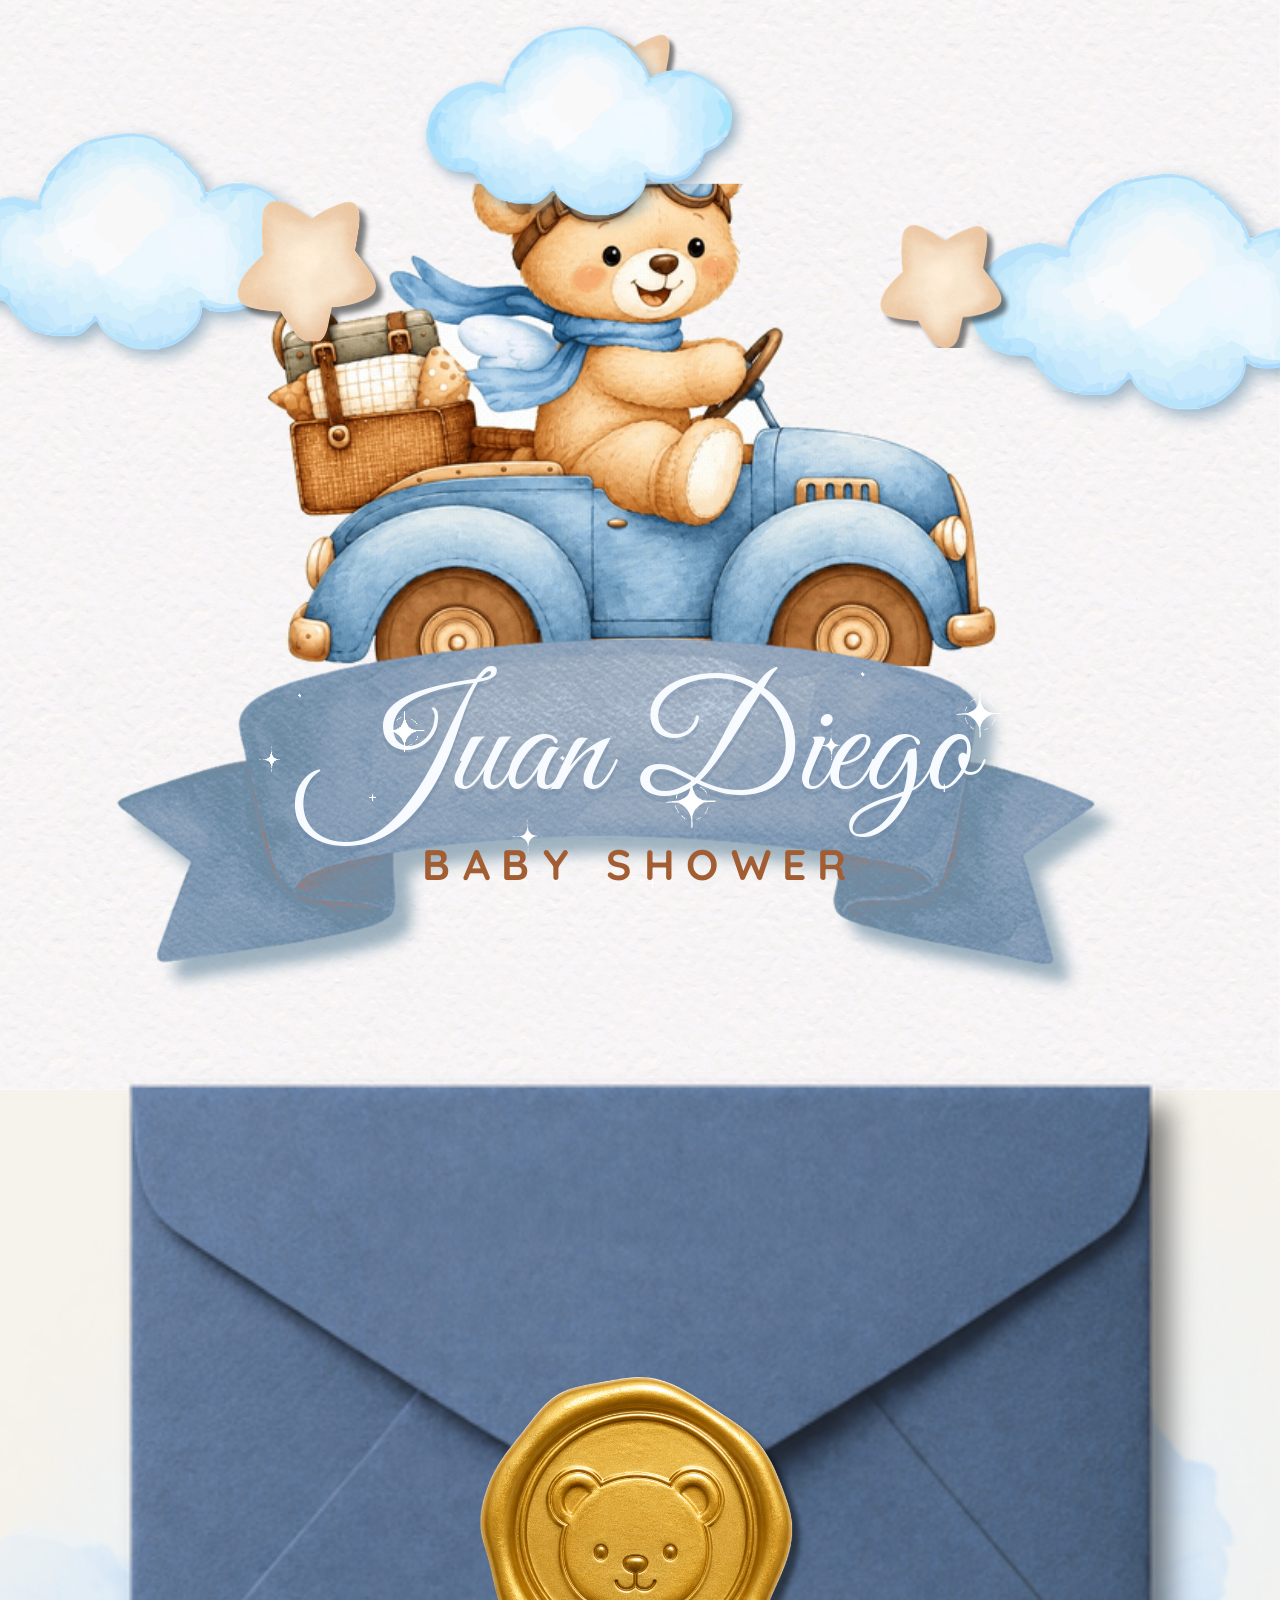
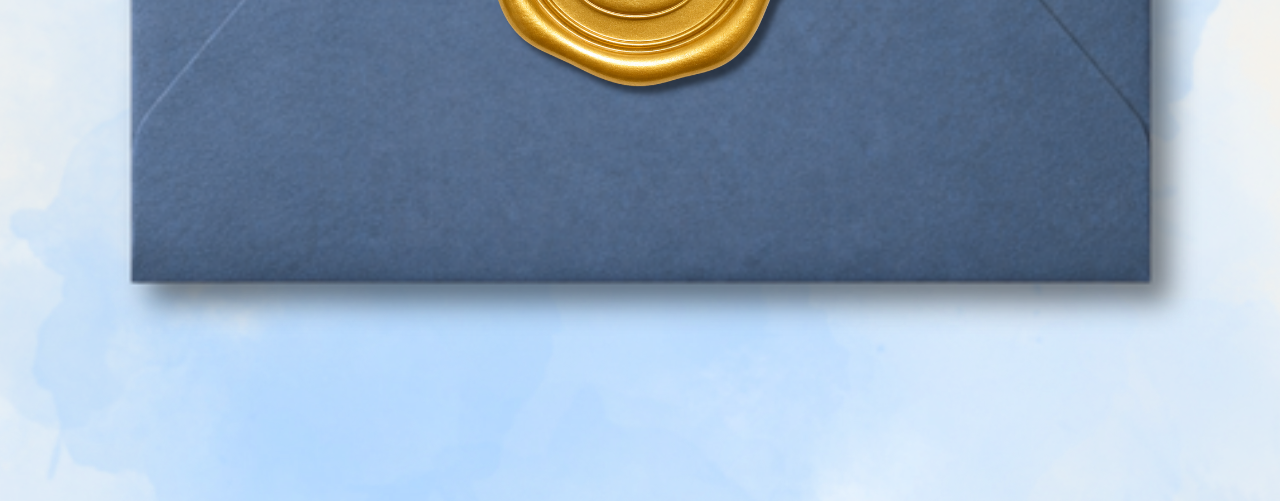
<file: index.html>
<!DOCTYPE html>
<html lang="es">
<head>
  <meta charset="utf-8">
  <meta name="viewport" content="width=device-width, initial-scale=1">
  <title>Juan Diego · portada</title>
  <link rel="preconnect" href="https://fonts.googleapis.com">
  <link href="https://fonts.googleapis.com/css2?family=Caveat:wght@600&family=Great+Vibes&family=Quicksand:wght@600;700&display=swap" rel="stylesheet">
  <link rel="stylesheet" href="css/estilos.css">
</head>
<body class="portada">
  <div class="escenario" id="marco">
    <div class="lienzo" id="lienzo">
      <img class="capa mancha" src="assets/piezas/mancha-azul.png" alt="">
      <img class="capa adorno nube flotar" src="assets/piezas/nube.png" alt="" style="left:-24px; top:36px; width:128px;">
      <img class="capa adorno nube flotar t2" src="assets/piezas/nube.png" alt="" style="left:286px; top:48px; width:140px;">
      <div class="capa estrella-gira" style="left:72px; top:58px; width:46px; z-index:5;"><div class="recorte" style="--w:728; --h:800; --x:422; --y:193; --cw:298; --ch:298;"><img src="assets/piezas/estrellas.png" alt=""></div></div>
      <div class="capa estrella-gira lenta" style="left:176px; top:8px; width:34px; z-index:5;"><div class="recorte" style="--w:728; --h:800; --x:422; --y:193; --cw:298; --ch:298;"><img src="assets/piezas/estrellas.png" alt=""></div></div>
      <div class="capa estrella-gira lenta alreves" style="left:268px; top:66px; width:40px; z-index:5;"><div class="recorte" style="--w:728; --h:800; --x:422; --y:193; --cw:298; --ch:298;"><img src="assets/piezas/estrellas.png" alt=""></div></div>
      <img class="capa pieza-oso" src="assets/piezas/oso-carro-animado.gif" alt="Oso en el carro">
      <img class="capa nube-cabeza" src="assets/piezas/nube.png" alt="">
      <img class="capa pieza-lazo" src="assets/piezas/lazo-azul.png" alt="">
      <img class="capa chispa" src="assets/piezas/chispas.gif" alt="" style="left:78px; top:198px; width:52px; z-index:7;">
      <img class="capa chispa" src="assets/piezas/destellos.gif" alt="" style="left:248px; top:190px; width:58px; z-index:7;">
      <img class="capa chispa" src="assets/piezas/chispas-grandes.gif" alt="" style="left:155px; top:214px; width:64px; z-index:7;">
      <div class="capa nombre">
        <div class="script">Juan Diego</div>
        <div class="chico">Baby shower</div>
      </div>
      <img class="capa pieza-sobre" src="assets/portada/4ddf007cae00b55379373e63fed1c973.png" alt="">
      <a class="capa pieza-sello" href="invitacion.html" aria-label="Ver invitación">
        <img src="assets/piezas/sello-oso.png" alt="">
      </a>
    </div>
  </div>
  <script src="js/portada.js"></script>
</body>
</html>
</file>
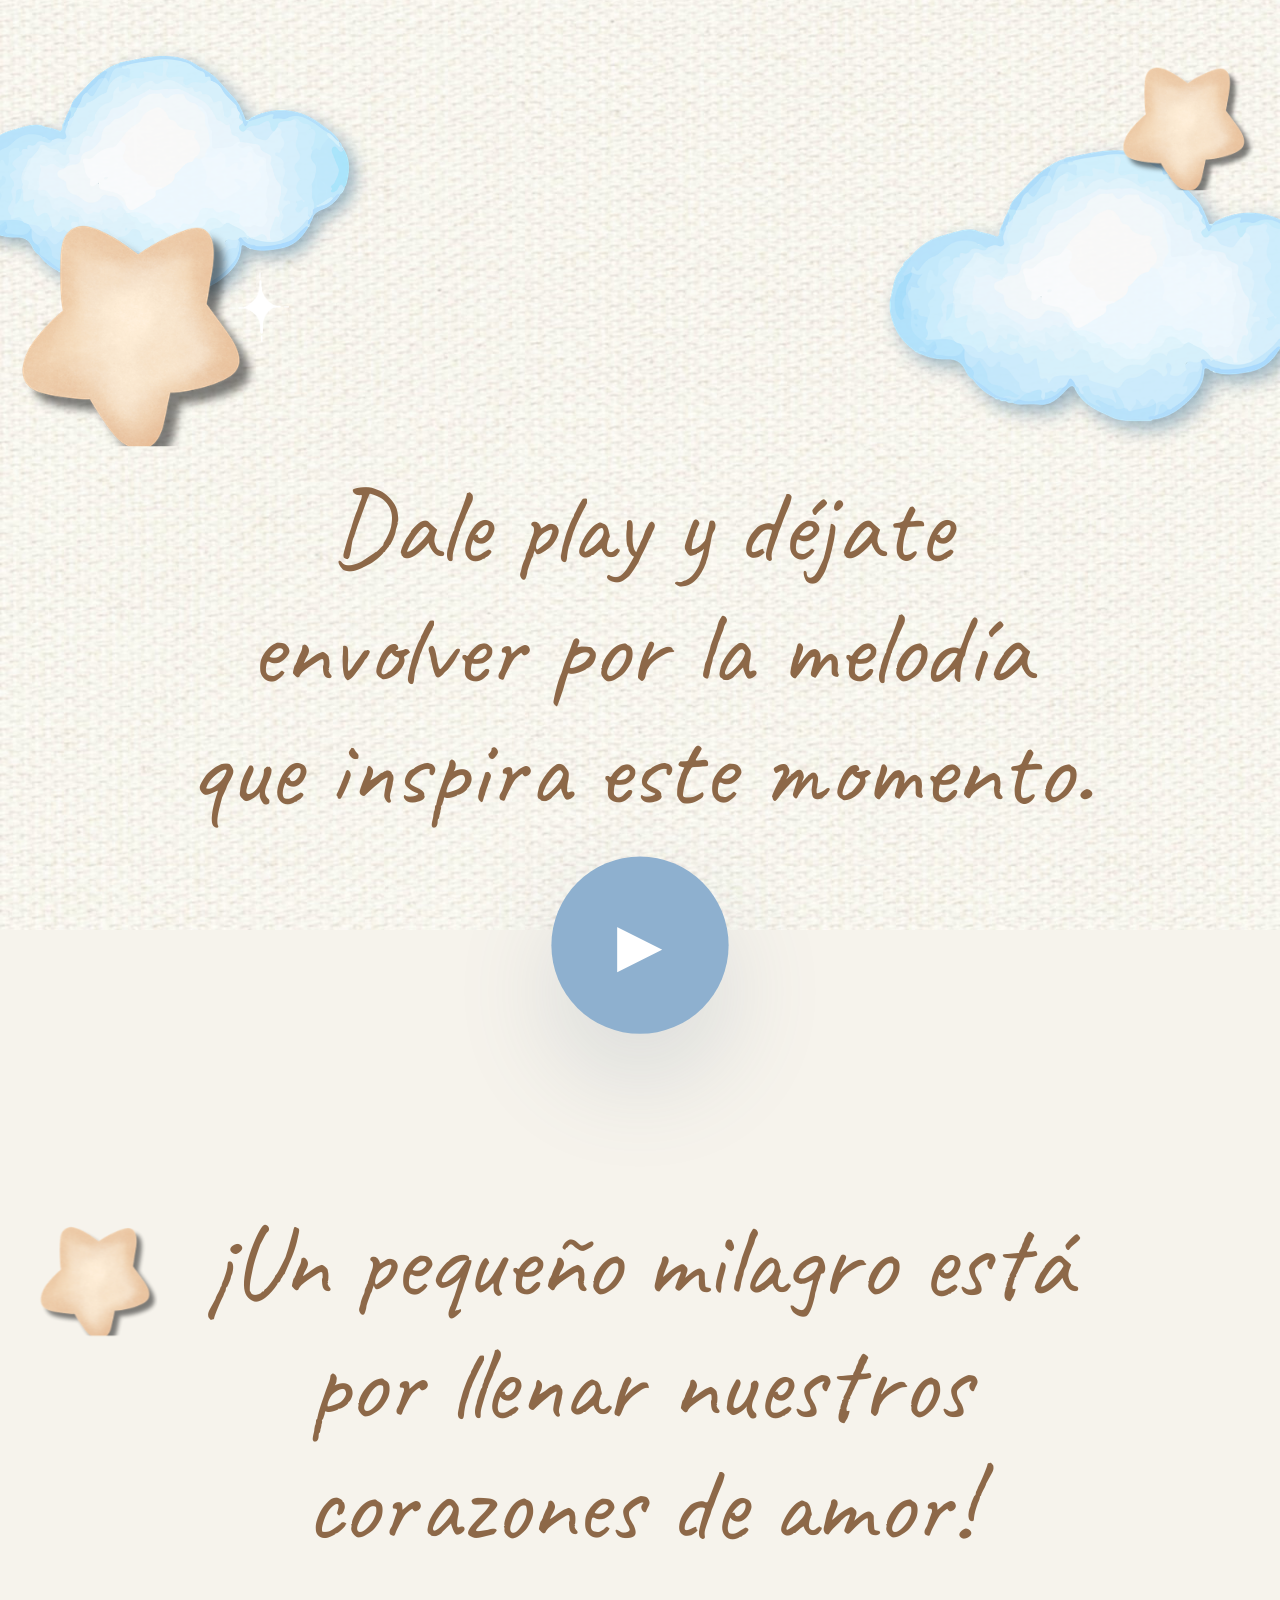
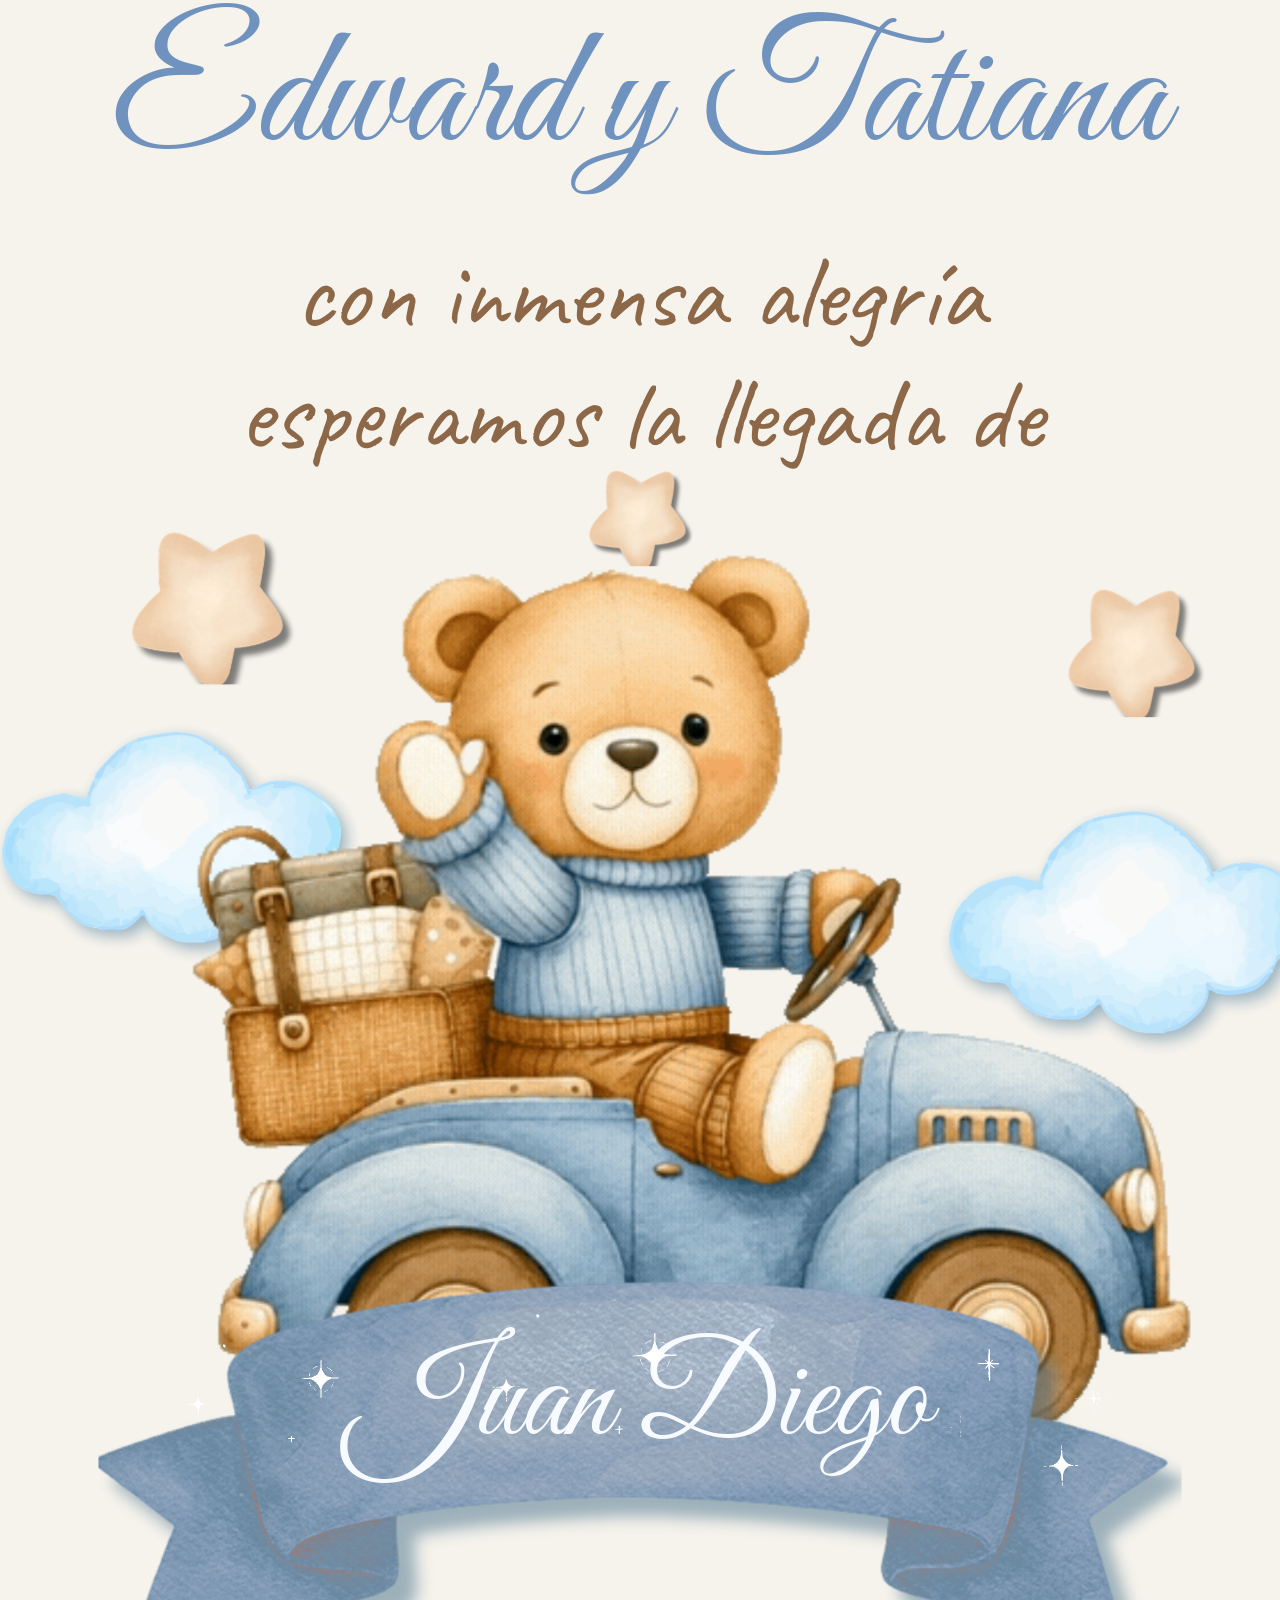
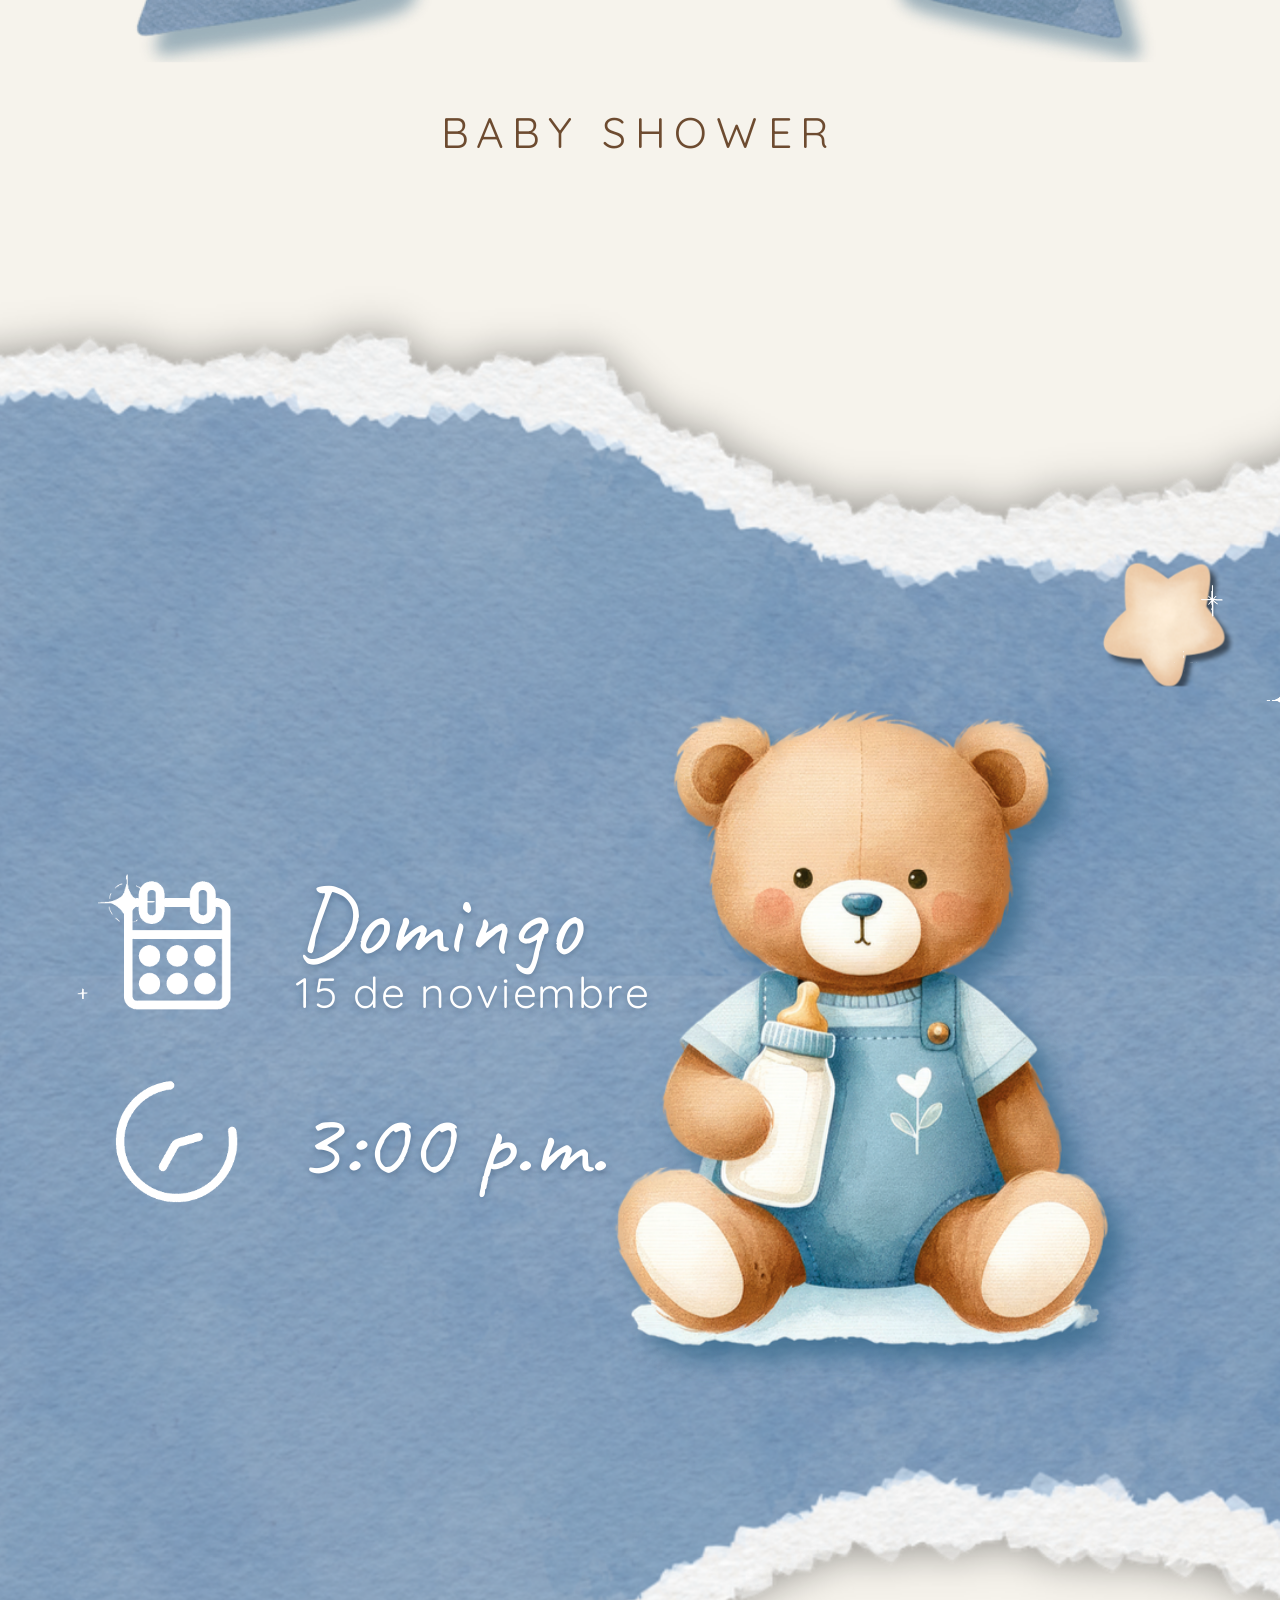
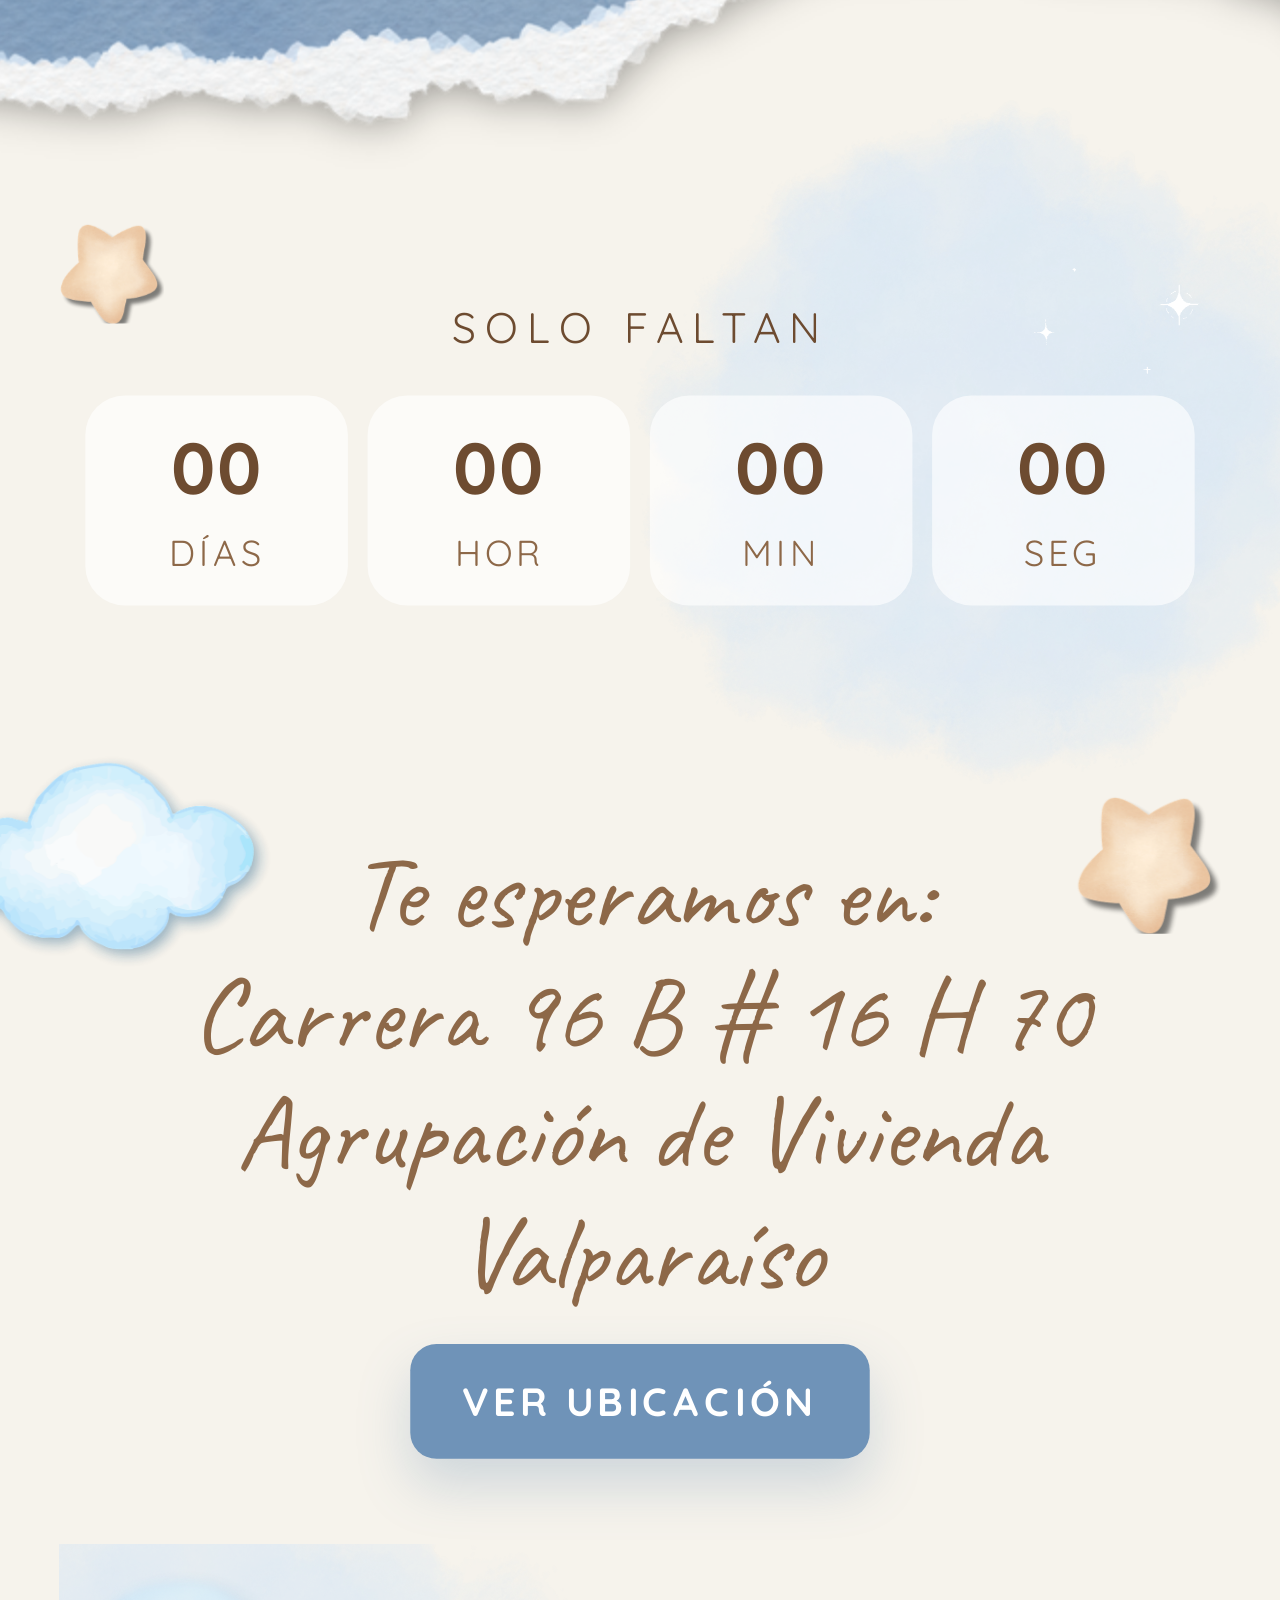
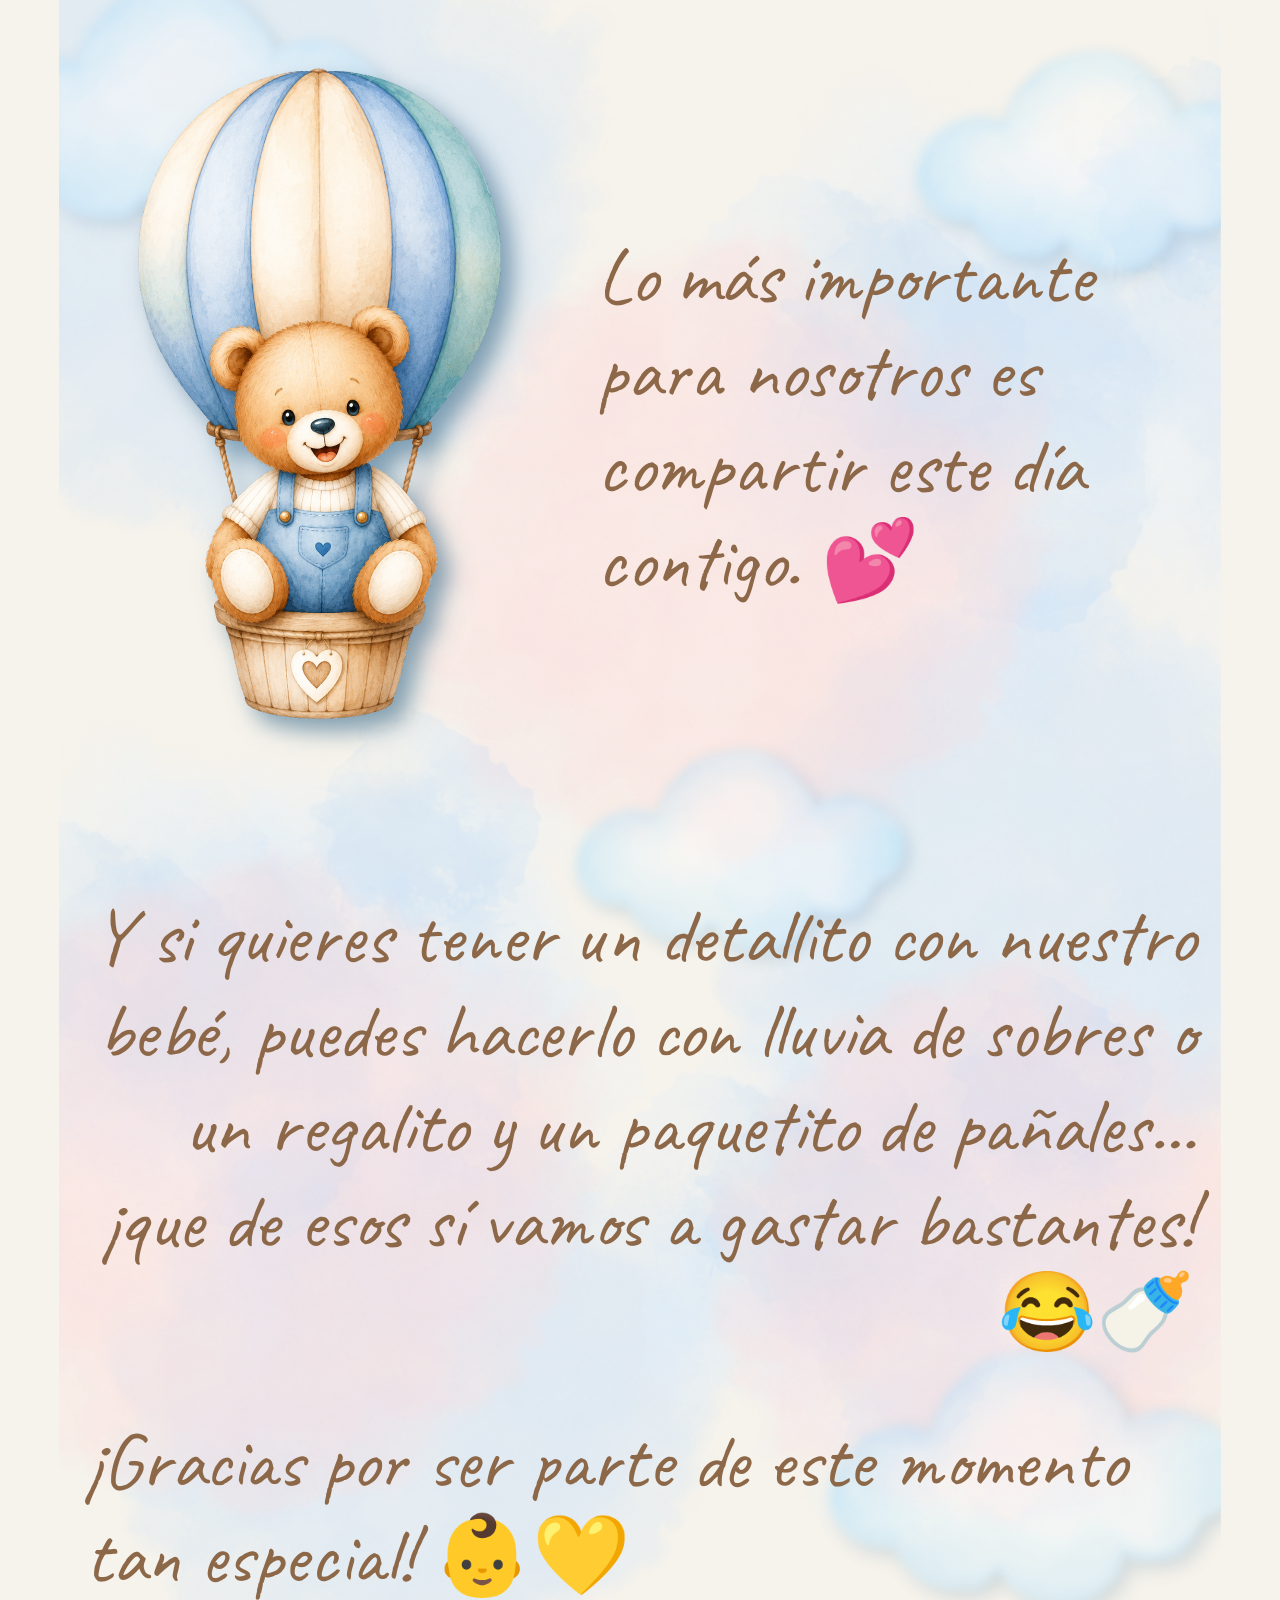
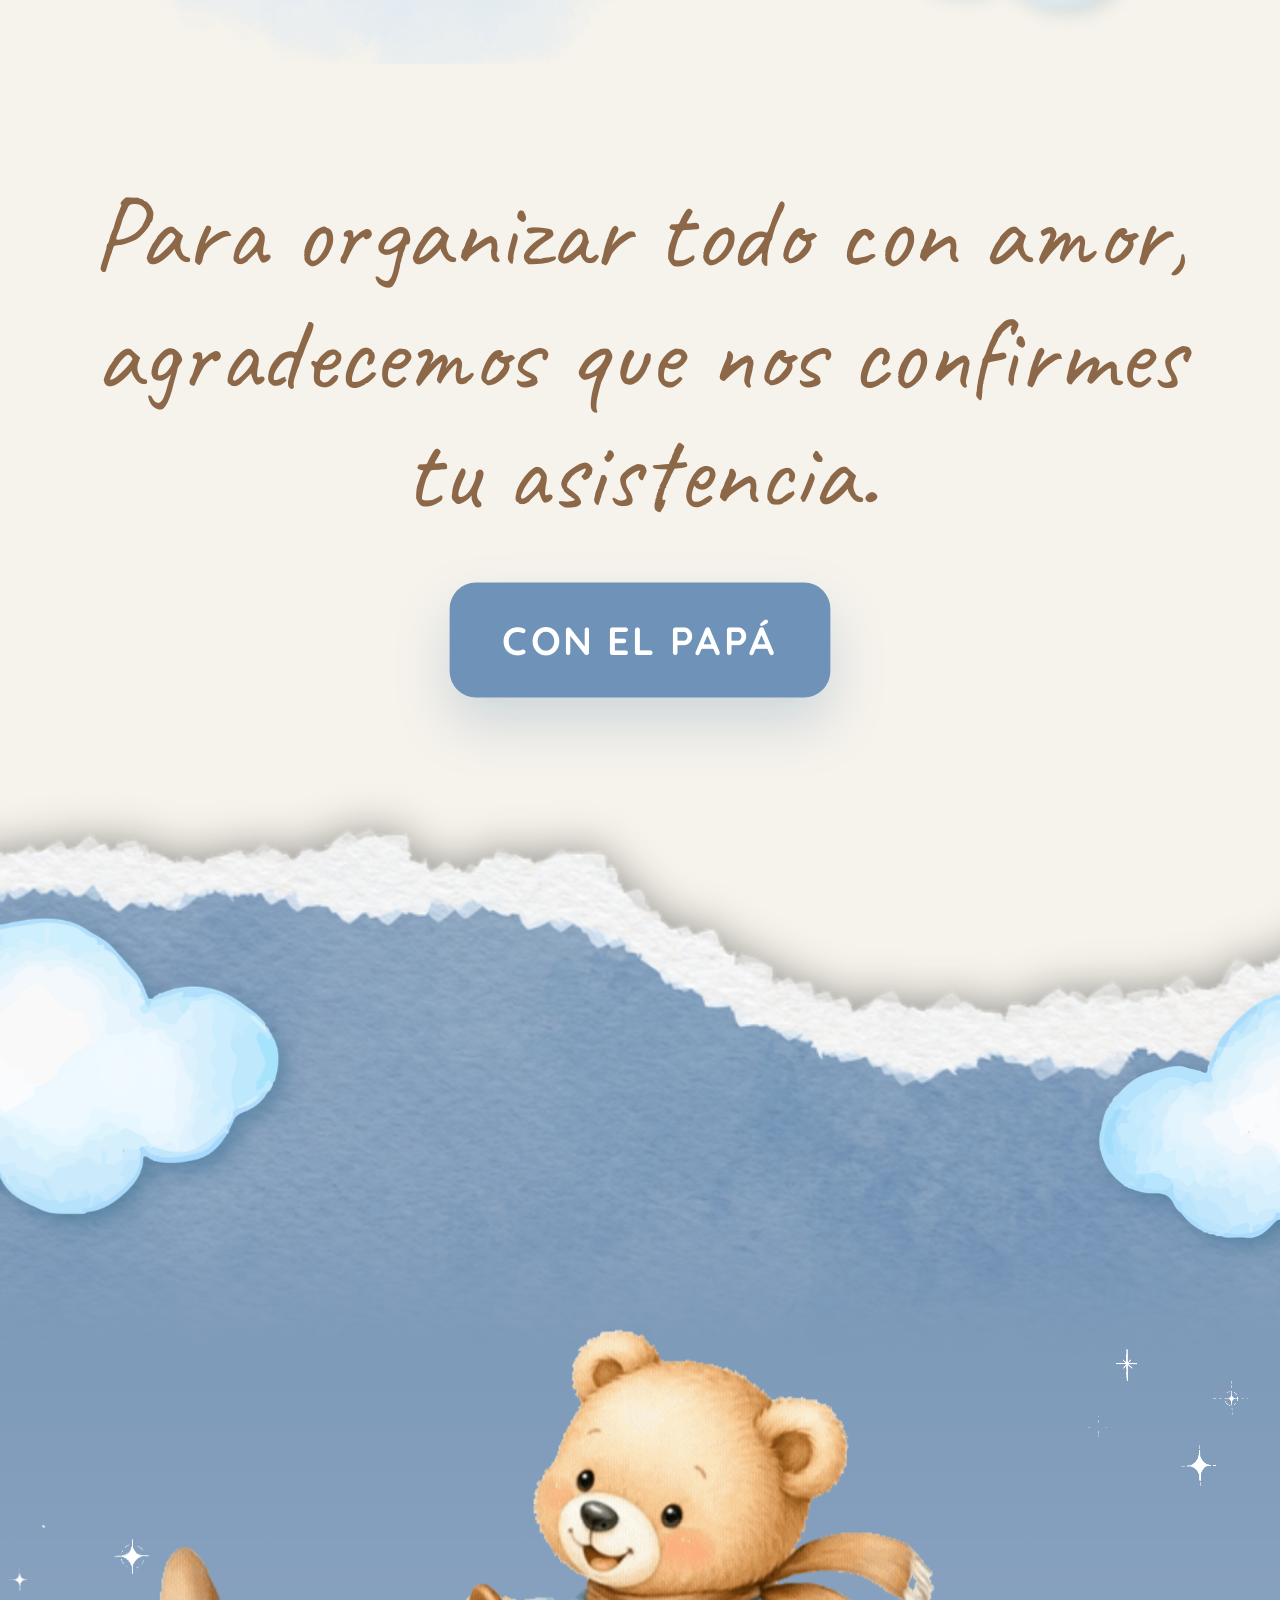
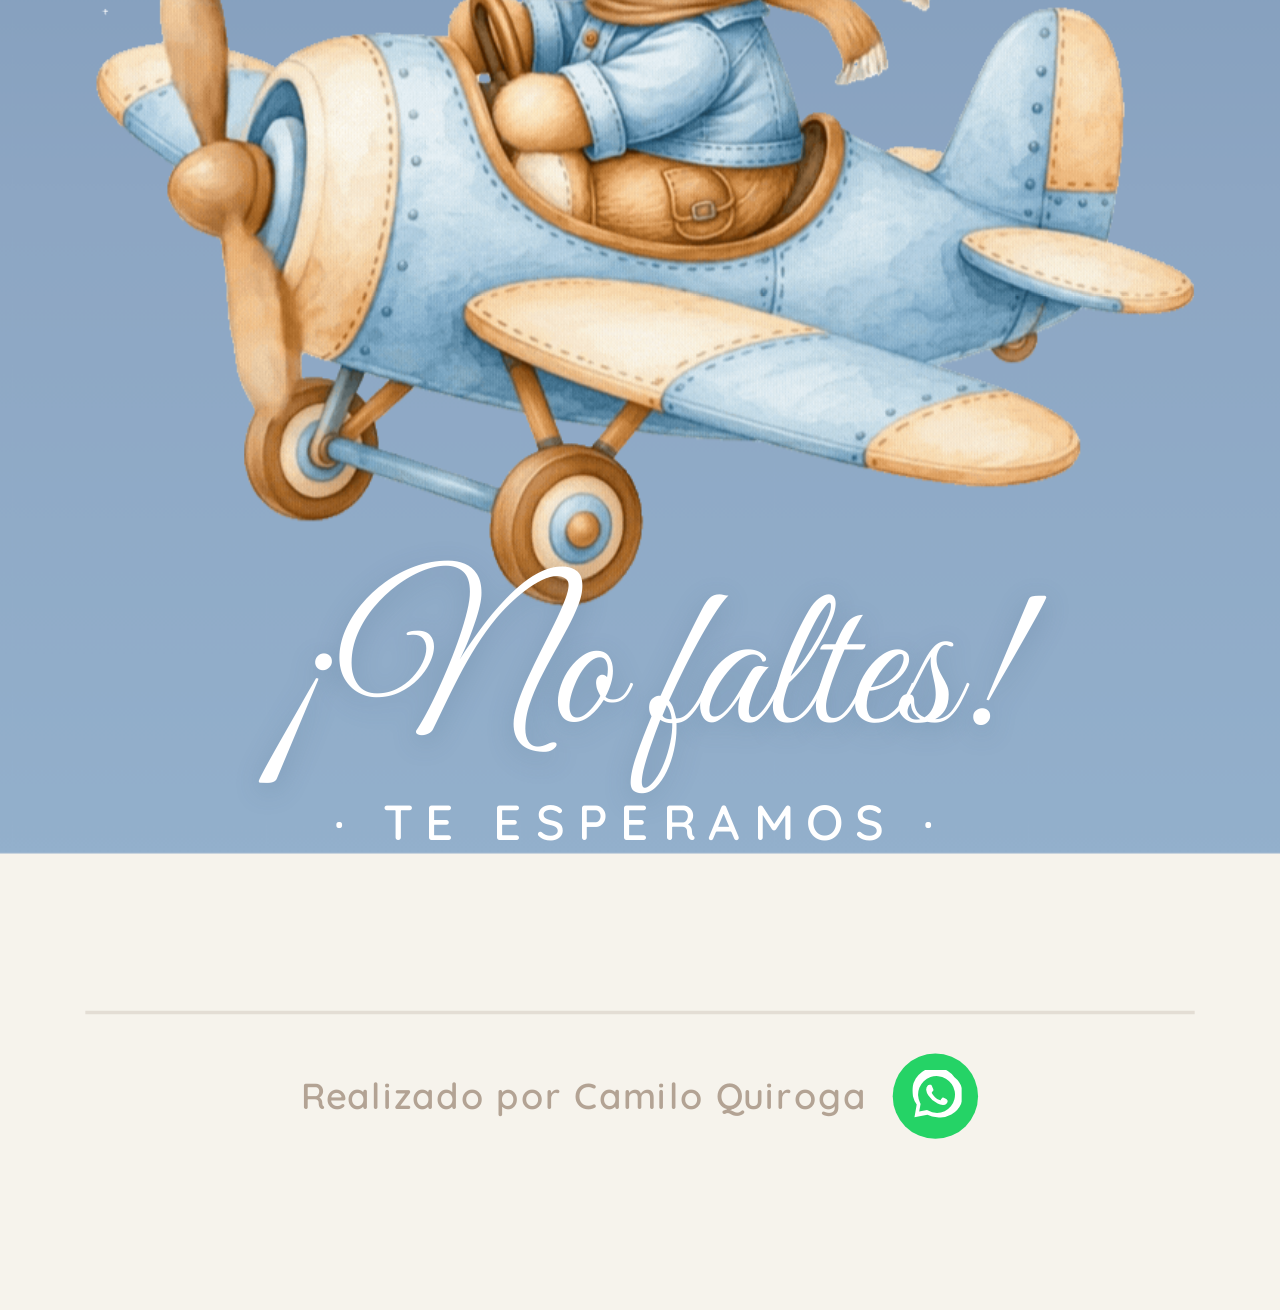
<file: invitacion.html>
<!DOCTYPE html>
<html lang="es">
<head>
  <meta charset="utf-8">
  <meta name="viewport" content="width=device-width, initial-scale=1">
  <title>Juan Diego · invitación</title>
  <link rel="preconnect" href="https://fonts.googleapis.com">
  <link href="https://fonts.googleapis.com/css2?family=Caveat:wght@600;700&family=Great+Vibes&family=Quicksand:wght@500;600;700&display=swap" rel="stylesheet">
  <link rel="stylesheet" href="css/estilos.css">
</head>
<body class="invitacion">
  <div id="marco">
  <main class="hoja matriz" id="hoja">
    <img class="adorno nube flotar" src="assets/piezas/nube.png" alt="" style="top:12px; left:-20px;">
    <img class="adorno nube flotar t2" src="assets/piezas/nube.png" alt="" style="top:40px; right:-30px; width:160px;">
    <div class="estrella-gira" style="top:64px; left:6px; width:72px;"><div class="recorte" style="--w:728; --h:800; --x:422; --y:193; --cw:298; --ch:298;"><img src="assets/piezas/estrellas.png" alt=""></div></div>
    <div class="estrella-gira lenta alreves" style="top:18px; right:8px; width:40px;"><div class="recorte" style="--w:728; --h:800; --x:422; --y:193; --cw:298; --ch:298;"><img src="assets/piezas/estrellas.png" alt=""></div></div>
    <img class="adorno destellos" src="assets/piezas/destellos.gif" alt="" style="top:70px; right:16px;">

    <section class="bloque">
      <p class="mano entra">Dale play y déjate<br>envolver por la melodía<br>que inspira este momento.</p>
      <button class="play latido" id="play" type="button" data-audio="audio/cancion.mp3" aria-label="Reproducir melodía">▶</button>
    </section>

    <section class="bloque">
      <div class="estrella-gira" style="top:30px; left:-6px; width:36px;"><div class="recorte" style="--w:728; --h:800; --x:422; --y:193; --cw:298; --ch:298;"><img src="assets/piezas/estrellas.png" alt=""></div></div>
      <p class="mano entra">¡Un pequeño milagro está<br>por llenar nuestros<br>corazones de amor!</p>
      <p class="script entra">Edward y Tatiana</p>
      <p class="mano entra">con inmensa alegría<br>esperamos la llegada de</p>
      <div class="carro-sobre entra">
        <img class="adorno nube flotar" src="assets/piezas/nube.png" alt="" style="top:22%; left:-34px; width:124px;">
        <img class="adorno nube flotar t2" src="assets/piezas/nube.png" alt="" style="top:30%; right:-38px; width:132px;">
        <div class="estrella-gira" style="top:2%; left:4%; width:50px; z-index:3;"><div class="recorte" style="--w:728; --h:800; --x:422; --y:193; --cw:298; --ch:298;"><img src="assets/piezas/estrellas.png" alt=""></div></div>
        <div class="estrella-gira lenta" style="top:-4%; left:44%; width:32px; z-index:3;"><div class="recorte" style="--w:728; --h:800; --x:422; --y:193; --cw:298; --ch:298;"><img src="assets/piezas/estrellas.png" alt=""></div></div>
        <div class="estrella-gira lenta alreves" style="top:8%; right:2%; width:42px; z-index:3;"><div class="recorte" style="--w:728; --h:800; --x:422; --y:193; --cw:298; --ch:298;"><img src="assets/piezas/estrellas.png" alt=""></div></div>
        <div class="recorte oso-cinta" style="--w:800; --h:800; --x:160; --y:200; --cw:500; --ch:430;">
          <img class="vivo" src="assets/piezas/oso-carro.gif" alt="Oso en el carro">
        </div>
      </div>
      <div class="lazo-portada entra">
        <div class="recorte" style="--w:799; --h:446; --x:20; --y:168; --cw:748; --ch:264;">
          <img src="assets/piezas/lazo-azul.png" alt="">
        </div>
        <img class="chispa" src="assets/piezas/chispas.gif" alt="" style="left:8%; top:6%; width:48px; z-index:6;">
        <img class="chispa" src="assets/piezas/destellos.gif" alt="" style="right:6%; top:10%; width:52px; z-index:6;">
        <img class="chispa" src="assets/piezas/chispas-grandes.gif" alt="" style="left:36%; top:-4%; width:58px; z-index:6;">
        <div class="lazo-texto">
          <div class="script" style="color:#f7fbff; margin:0; font-size:40px;">Juan Diego</div>
        </div>
      </div>
      <p class="chico entra">Baby shower</p>
    </section>

    <section class="franja-azul">
      <div class="rasgado-corte">
        <div class="recorte" style="--w:799; --h:440; --x:0; --y:0; --cw:799; --ch:412;">
          <img src="assets/piezas/borde-rasgado.png" alt="">
        </div>
      </div>
      <div class="rasgado-corte rasgado-abajo">
        <div class="recorte" style="--w:799; --h:440; --x:0; --y:0; --cw:799; --ch:412;">
          <img src="assets/piezas/borde-rasgado.png" alt="">
        </div>
      </div>
      <img class="chispa" src="assets/piezas/chispas-grandes.gif" alt="" style="left:16px; top:34%; width:72px;">
      <img class="chispa" src="assets/piezas/destellos.gif" alt="" style="right:22px; top:18%; width:52px;">
      <div class="fecha-sobre">
        <div class="estrella-gira lenta" style="top:0; right:4px; width:40px;"><div class="recorte" style="--w:728; --h:800; --x:422; --y:193; --cw:298; --ch:298;"><img src="assets/piezas/estrellas.png" alt=""></div></div>
        <div class="cuando entra">
          <div class="dato">
            <img class="icono" src="calendar.gif" alt="">
            <div>Domingo<small>15 de noviembre</small></div>
          </div>
          <div class="dato">
            <img class="icono" src="Timer.gif" alt="">
            <div>3:00 p.m.</div>
          </div>
        </div>
        <img class="vivo entra" src="assets/piezas/oso-biberon.png" alt="Oso con biberón">
      </div>
    </section>

    <section class="bloque">
      <img class="mancha-suave" src="assets/piezas/mancha-celeste.png" alt="" style="top:-30px; right:-40px; width:220px;">
      <div class="estrella-gira alreves" style="top:6px; left:0; width:32px;"><div class="recorte" style="--w:728; --h:800; --x:422; --y:193; --cw:298; --ch:298;"><img src="assets/piezas/estrellas.png" alt=""></div></div>
      <img class="chispa" src="assets/piezas/chispas.gif" alt="" style="right:6px; top:8px; width:52px;">
      <p class="chico entra">Solo faltan</p>
      <div class="cuenta entra">
        <div><strong id="dias">00</strong><span>días</span></div>
        <div><strong id="horas">00</strong><span>hor</span></div>
        <div><strong id="minutos">00</strong><span>min</span></div>
        <div><strong id="segundos">00</strong><span>seg</span></div>
      </div>
    </section>

    <section class="bloque">
      <img class="adorno nube flotar" src="assets/piezas/nube.png" alt="" style="top:0; left:-40px; width:110px;">
      <div class="estrella-gira lenta alreves" style="top:12px; right:0; width:44px;"><div class="recorte" style="--w:728; --h:800; --x:422; --y:193; --cw:298; --ch:298;"><img src="assets/piezas/estrellas.png" alt=""></div></div>
      <p class="mano entra">Te esperamos en:<br>Carrera 96 B # 16 H 70<br>Agrupación de Vivienda<br>Valparaíso</p>
      <a class="boton entra" href="https://maps.app.goo.gl/WHPxLFmrbGvjEpAo6?g_st=iw" target="_blank" rel="noopener">Ver ubicación</a>
    </section>

    <section class="bloque regalo">
      <img class="mancha-fondo" src="assets/piezas/mancha-celeste.png" alt="" style="top:-30px; left:-60px; width:230px;">
      <img class="mancha-fondo" src="assets/piezas/mancha-celeste.png" alt="" style="top:36%; right:-50px; width:210px;">
      <img class="mancha-fondo" src="assets/piezas/mancha-celeste.png" alt="" style="bottom:-10px; left:10px; width:200px;">
      <img class="mancha-fondo" src="assets/piezas/mancha-azul.png" alt="" style="top:8px; right:-70px; width:240px;">
      <img class="mancha-fondo" src="assets/piezas/mancha-azul.png" alt="" style="top:40%; left:-40px; width:220px;">
      <img class="mancha-fondo" src="assets/piezas/mancha-azul.png" alt="" style="bottom:20px; right:-10px; width:200px;">
      <img class="mancha-fondo" src="assets/piezas/mancha-rosa.png" alt="" style="top:16%; left:28%; width:210px;">
      <img class="mancha-fondo" src="assets/piezas/mancha-rosa.png" alt="" style="top:58%; right:-30px; width:190px;">
      <img class="mancha-fondo" src="assets/piezas/mancha-rosa.png" alt="" style="bottom:40px; left:-50px; width:220px;">
      <img class="adorno nube nube-suave flotar" src="assets/piezas/nube.png" alt="" style="top:6px; left:-36px; width:150px;">
      <img class="adorno nube nube-suave flotar t2" src="assets/piezas/nube.png" alt="" style="top:28px; right:-28px; width:130px;">
      <img class="adorno nube nube-suave flotar t3" src="assets/piezas/nube.png" alt="" style="top:46%; left:42%; width:120px;">
      <img class="adorno nube nube-suave flotar" src="assets/piezas/nube.png" alt="" style="bottom:8px; right:-20px; width:150px;">
      <div class="regalo-lado entra">
        <img class="oso-globo volar" src="assets/piezas/oso-globo.png" alt="Oso en el globo">
        <p class="mano">Lo más importante para nosotros es compartir este día contigo. 💕</p>
      </div>
      <p class="mano entra regalo-der">Y si quieres tener un detallito con nuestro bebé, puedes hacerlo con lluvia de sobres o un regalito y un paquetito de pañales… ¡que de esos sí vamos a gastar bastantes! 😂🍼</p>
      <p class="mano entra regalo-izq">¡Gracias por ser parte de este momento tan especial! 👶💛</p>
    </section>

    <section class="bloque">
      <p class="mano entra">Para organizar todo con amor, agradecemos que nos confirmes tu asistencia.</p>
      <div class="confirmacion">
        <a class="boton entra" href="https://wa.me/573214572207?text=Hola%2C%20confirmo%20asistencia%20al%20baby%20shower%20de%20Juan%20Diego">Con el papá</a>
      </div>
    </section>

    <section class="cierre-cielo">
      <img class="cielo-borde" src="assets/piezas/borde-rasgado.png" alt="">
      <div class="cielo-cuerpo">
        <img class="nube-cielo flotar" src="assets/piezas/nube.png" alt="" style="left:-34px; top:-92px; width:176px;">
        <img class="nube-cielo flotar t2" src="assets/piezas/nube.png" alt="" style="right:-52px; top:-70px; width:158px;">
        <img class="chispa" src="assets/piezas/destellos.gif" alt="" style="right:48px; top:36px; width:52px;">
        <img class="chispa" src="assets/piezas/chispas.gif" alt="" style="left:42px; top:88px; width:44px;">
        <div class="oso-avion-marco entra">
          <img class="vivo" src="assets/piezas/oso-avion.gif" alt="Oso en el avión">
        </div>
        <p class="no-faltes entra">¡No faltes!</p>
        <p class="te-esperamos entra">· Te esperamos ·</p>
        <div class="cielo-base"></div>
      </div>
    </section>
    <footer class="firma">
      <span>Realizado por Camilo Quiroga</span>
      <a href="https://wa.me/573107413540?text=Hola%20Camilo" aria-label="WhatsApp de Camilo Quiroga">
        <svg viewBox="0 0 24 24" aria-hidden="true"><path fill="currentColor" d="M20.5 3.5A11 11 0 0 0 2.1 16.8L1 23l6.3-1.1A11 11 0 0 0 12 23a11 11 0 0 0 8.5-19.5zM12 21a9 9 0 0 1-4.6-1.3l-.3-.2-3.8.7.7-3.7-.2-.3A9 9 0 1 1 12 21zm4.9-6.7c-.3-.1-1.5-.7-1.7-.8s-.4-.1-.6.1-.7.8-.8 1-.3.2-.6.1a7.4 7.4 0 0 1-2.2-1.4 8.2 8.2 0 0 1-1.5-1.9c-.2-.3 0-.4.1-.6l.4-.5.2-.3a.5.5 0 0 0 0-.5c0-.1-.6-1.4-.8-1.9s-.4-.4-.6-.4h-.5a1 1 0 0 0-.7.3 3 3 0 0 0-.9 2.2 5.2 5.2 0 0 0 1.1 2.7 11.8 11.8 0 0 0 4.5 4 5 5 0 0 0 2.7.7 2.5 2.5 0 0 0 1.7-.8 2 2 0 0 0 .5-1.4c-.1-.1-.3-.2-.6-.3z"/></svg>
      </a>
    </footer>
  </main>
  </div>
  <script src="js/invitacion.js"></script>
</body>
</html>
</file>
<file: css/estilos.css>
/* Estudio local de una invitación móvil.
   Paleta, sobre y separadores están hechos en CSS y SVG propios.
   Sustituye los dibujos SVG por tus imágenes en las zonas marcadas. */

:root {
  --papel: #f6f3ec;
  --tinta: #8d6848;
  --tinta-fuerte: #6d4b30;
  --azul: #6f93b8;
  --azul-oscuro: #5d82aa;
  --azul-suave: #d7e6f2;
  --oro: #e4b23a;
  --oro-oscuro: #c49222;
  --sombra: 0 14px 30px rgba(93, 116, 140, 0.18);
  --ancho: 100%;
  --serif: "Great Vibes", cursive;
  --mano: "Caveat", cursive;
  --sans: "Quicksand", sans-serif;
}

* { box-sizing: border-box; }

html, body {
  margin: 0;
  min-height: 100%;
  width: 100%;
}

body {
  font-family: var(--sans);
  color: var(--tinta);
  background-color: var(--papel);
  background-repeat: no-repeat;
  background-position: center;
  background-size: cover;
  background-attachment: fixed;
}

body.portada { background-image: url("../assets/piezas/fondo-papel.jpg"); }
body.invitacion { background-image: url("../assets/piezas/fondo-tela.jpg"); }

.hoja {
  width: 100%;
  min-height: 100vh;
  margin: 0;
  padding: 4vh 6vw 8vh;
  position: relative;
}

.hoja::before {
  content: "";
  position: absolute;
  inset: 0;
  pointer-events: none;
  opacity: 0.45;
  background-image: radial-gradient(rgba(160, 140, 110, 0.18) 0.6px, transparent 0.7px);
  background-size: 4px 4px;
}

.centro {
  position: relative;
  z-index: 1;
  min-height: 100vh;
  width: 100%;
  display: flex;
  flex-direction: column;
  align-items: center;
  justify-content: center;
  gap: 0;
  text-align: center;
  padding: 4vh 0;
}

/* Recorta el espacio vacío que traen los PNG originales. */
.recorte {
  position: relative;
  width: 100%;
  aspect-ratio: var(--cw) / var(--ch);
  overflow: hidden;
}

.recorte > img {
  position: absolute;
  width: calc(var(--w) / var(--cw) * 100%);
  max-width: none;
  height: auto;
  left: calc(var(--x) / var(--cw) * -100%);
  top: calc(var(--y) / var(--ch) * -100%);
}

/* Portada e invitación usan el mismo nivel: 390px ampliados al ancho de la ventana. */
body.portada {
  height: auto;
  overflow-x: hidden;
}

.escenario {
  position: relative;
  width: 100vw;
  overflow: hidden;
}

.lienzo {
  position: relative;
  width: 390px;
  height: 640px;
  transform-origin: top left;
}

.capa { position: absolute; display: block; height: auto; margin: 0; }
.capa img { width: 100%; height: auto; display: block; }

.lienzo .nombre {
  text-align: center;
  pointer-events: none;
  z-index: 4;
}

.lienzo .nombre .script {
  color: #f7fbff;
  font-size: 78px;
  line-height: 0.85;
  margin: 0;
  text-shadow: 0 2px 0 rgba(90, 120, 150, 0.25);
}

.lienzo .nombre .chico {
  color: #a25e32;
  letter-spacing: 0.28em;
  font-size: 13px;
  font-weight: 700;
  margin-top: 6px;
}

.lienzo .mancha { left: -76px; top: 330px; width: 532px; z-index: 1; }
.lienzo .pieza-oso { left: 78px; top: 56px; width: 234px; z-index: 2; }
.lienzo .nube-cabeza { left: 122px; top: 4px; width: 112px; z-index: 5; }
.capa .recorte > img,
.pieza-oso .recorte > img { width: calc(var(--w) / var(--cw) * 100%); max-width: none; height: auto; }
.lienzo .pieza-lazo { left: 29px; top: 127px; width: 321px; z-index: 3; }
.lienzo .nombre { left: 40px; top: 210px; width: 310px; z-index: 6; }
.lienzo .nombre .script { font-size: 46px; }
.lienzo .pieza-sobre { left: -17px; top: 162px; width: 436px; z-index: 5; }
.lienzo .pieza-sello { left: 127px; top: 403px; width: 136px; z-index: 6; }

.oso-portada { width: min(62vw, 46vh); }
.lazo-portada { position: relative; width: min(70vw, 54vh); margin-top: -6vh; }
.sobre-escena {
  position: relative;
  width: min(58vw, 50vh);
  margin-top: 3vh;
}
.sello-link {
  position: absolute;
  left: 50%;
  top: 42%;
  width: 36%;
  transform: translate(-50%, -50%);
  z-index: 2;
}
.lazo-texto {
  position: absolute;
  inset: 0;
  display: grid;
  place-items: center;
  pointer-events: none;
  transform: translateY(-18%);
}

/* Portada: lazo con el nombre */
.lazo {
  width: 250px;
  margin-top: -18px;
  filter: drop-shadow(0 8px 10px rgba(93, 130, 170, 0.2));
}

.lazo text {
  font-family: var(--serif);
  font-size: 54px;
  fill: #f7fbff;
}

.lazo .subtitulo {
  font-family: var(--sans);
  font-size: 11px;
  letter-spacing: 0.28em;
  fill: #8d6848;
}

/* Sobre en CSS. El triángulo superior es la solapa. */
.sobre {
  width: 270px;
  height: 168px;
  margin-top: 10px;
  position: relative;
  background: linear-gradient(180deg, var(--azul) 0%, var(--azul-oscuro) 100%);
  border-radius: 4px 4px 10px 10px;
  box-shadow: var(--sombra);
}

.sobre::before,
.sobre::after {
  content: "";
  position: absolute;
  left: 0;
  right: 0;
  height: 84px;
}

.sobre::before {
  top: 0;
  background: #7ea4c8;
  clip-path: polygon(0 0, 50% 78%, 100% 0);
}

.sobre::after {
  bottom: 0;
  background: linear-gradient(180deg, transparent 0%, rgba(255, 255, 255, 0.08) 100%);
  clip-path: polygon(0 40%, 50% 0, 100% 40%, 100% 100%, 0 100%);
}

.sello {
  position: absolute;
  left: 50%;
  top: 46%;
  transform: translate(-50%, -50%);
  width: 92px;
  height: 92px;
  border-radius: 50%;
  border: 0;
  padding: 0;
  cursor: pointer;
  text-decoration: none;
  background:
    radial-gradient(circle at 35% 30%, #ffe08a, var(--oro) 42%, var(--oro-oscuro));
  box-shadow:
    inset 0 0 0 6px rgba(255, 236, 170, 0.55),
    0 8px 16px rgba(120, 90, 20, 0.28);
  display: grid;
  place-items: center;
  z-index: 2;
}

.sello span {
  font-family: var(--sans);
  font-size: 9px;
  font-weight: 700;
  letter-spacing: 0.14em;
  color: #7a5a16;
  text-transform: uppercase;
}

.puntero {
  position: absolute;
  right: 28px;
  bottom: 18px;
  font-size: 22px;
  transform: rotate(-20deg);
}

/* Invitación */
.bloque {
  position: relative;
  z-index: 1;
  text-align: center;
  padding: 18px 8px;
}

.nube {
  position: absolute;
  background: #fff;
  border-radius: 40px;
  opacity: 0.95;
  z-index: 0;
}

.nube::before,
.nube::after {
  content: "";
  position: absolute;
  background: #fff;
  border-radius: 50%;
}

.nube-izq {
  width: 90px;
  height: 32px;
  top: 18px;
  left: -8px;
}

.nube-izq::before { width: 36px; height: 36px; top: -18px; left: 14px; }
.nube-izq::after { width: 28px; height: 28px; top: -12px; left: 40px; }

.nube-der {
  width: 110px;
  height: 36px;
  top: 36px;
  right: -12px;
}

.nube-der::before { width: 42px; height: 42px; top: -20px; left: 18px; }
.nube-der::after { width: 30px; height: 30px; top: -12px; right: 16px; }

.estrella {
  position: absolute;
  color: #f0d48a;
  font-size: 18px;
  z-index: 0;
}

.play {
  width: 54px;
  height: 54px;
  border-radius: 50%;
  border: 0;
  cursor: pointer;
  background: #8eb0cf;
  color: white;
  font-size: 18px;
  box-shadow: var(--sombra);
  position: relative;
  z-index: 1;
}

.play.sonando { background: var(--azul-oscuro); }

.mano {
  font-family: var(--mano);
  font-size: clamp(28px, 4vw, 52px);
  line-height: 1.15;
  color: var(--tinta);
  margin: 8px auto;
  max-width: 18em;
}

.script {
  font-family: var(--serif);
  font-size: 48px;
  color: #6f93be;
  margin: 6px 0;
  font-weight: 400;
}

.chico {
  font-size: 13px;
  letter-spacing: 0.22em;
  text-transform: uppercase;
  color: var(--tinta-fuerte);
}

.rasgado {
  height: 28px;
  margin: 10px -22px;
  background:
    radial-gradient(circle at 12px -8px, transparent 12px, #e7f1f8 13px) left top / 24px 28px repeat-x;
}

.fecha {
  display: grid;
  grid-template-columns: 1fr 150px;
  gap: 8px;
  align-items: center;
  text-align: left;
  padding: 8px 12px 20px;
}

.dato {
  display: flex;
  gap: 10px;
  align-items: center;
  margin: 12px 0;
  font-family: var(--mano);
  font-size: 26px;
  line-height: 1;
}

.dato small {
  display: block;
  font-family: var(--sans);
  font-size: 13px;
  letter-spacing: 0.04em;
}

.icono {
  width: 36px;
  height: 36px;
  flex: none;
  color: var(--azul);
}

.cuenta {
  display: grid;
  grid-template-columns: repeat(4, 1fr);
  gap: 6px;
  margin: 8px 0 18px;
}

.cuenta div {
  min-width: 0;
  background: rgba(255, 255, 255, 0.62);
  border-radius: 12px;
  padding: 8px 2px;
}

.cuenta strong {
  display: block;
  font-size: 22px;
  font-variant-numeric: tabular-nums;
  color: var(--tinta-fuerte);
}

.cuenta span {
  font-size: 11px;
  letter-spacing: 0.12em;
  text-transform: uppercase;
}

.boton {
  display: inline-block;
  background: var(--azul);
  color: white;
  text-decoration: none;
  border-radius: 8px;
  padding: 10px 16px;
  font-size: 12px;
  font-weight: 700;
  letter-spacing: 0.12em;
  text-transform: uppercase;
  box-shadow: 0 8px 16px rgba(93, 130, 170, 0.25);
}

.boton:hover { background: var(--azul-oscuro); }

.regalo {
  position: relative;
  display: flex;
  flex-direction: column;
  gap: 16px;
  text-align: left;
  margin-top: 12px;
  overflow: hidden;
}
.regalo-lado {
  display: flex;
  align-items: center;
  gap: 8px;
  position: relative;
  z-index: 1;
}
.oso-globo {
  width: 148px;
  height: auto;
  flex: none;
  position: relative;
  z-index: 1;
}
body.invitacion .regalo .mano {
  position: relative;
  z-index: 1;
  max-width: none;
  margin: 0;
  font-size: 24px;
  line-height: 1.2;
}
.regalo-lado .mano { text-align: left; }
.regalo-der { text-align: right; margin-left: 18px; }
.regalo-izq { text-align: left; margin-right: 28px; }
.regalo .mancha-fondo {
  position: absolute;
  z-index: 0;
  pointer-events: none;
  opacity: 0.5;
  height: auto;
}
.nube-suave {
  opacity: 0.42;
  filter: blur(1.5px);
}
.volar { animation: volar 4.8s ease-in-out infinite; }

.confirmacion {
  display: flex;
  justify-content: center;
  gap: 12px;
  margin-top: 14px;
}

.confirmacion .boton {
  letter-spacing: 0.06em;
  max-width: 100%;
}

.cierre {
  font-family: var(--serif);
  font-size: 54px;
  color: #6f93be;
  margin-bottom: 0;
}

.pie {
  font-size: 12px;
  opacity: 0.7;
}

.dibujo {
  width: 220px;
  height: auto;
  display: block;
  margin: 0 auto;
}

.oso { width: min(70vw, 560px); height: auto; display: block; margin: 0 auto; }
.lazo-img { width: min(64vw, 520px); height: auto; display: block; margin: 0 auto; }
.rasgado-img { width: 100vw; max-width: 100vw; margin-left: calc(50% - 50vw); display: block; }

#marco { width: 100vw; overflow: hidden; }

/* Filas de la invitación, una bajo la otra, todas al mismo ancho. */
.matriz {
  display: flex;
  flex-direction: column;
  align-items: stretch;
  gap: 8px;
}
.matriz > .bloque,
.matriz > .rasgado-img {
  width: 100%;
}
.matriz > .bloque {
  margin: 0;
}

body.invitacion .hoja {
  width: 390px;
  min-height: 0;
  margin: 0;
  padding: 16px 18px 48px;
  transform-origin: top left;
}
body.invitacion .mano { font-size: 32px; max-width: 16em; }
body.invitacion .script { font-size: 52px; }
body.invitacion .oso { width: 340px; }
body.invitacion .carro-sobre {
  position: relative;
  width: 348px;
  margin: 8px auto -62px;
  z-index: 1;
}
body.invitacion .carro-sobre .oso-cinta {
  width: 100%;
  margin: 0;
  position: relative;
  z-index: 1;
}
body.invitacion .lazo-portada { width: 330px; margin: 0 auto; position: relative; z-index: 3; }
body.invitacion .rasgado-img { width: 430px; max-width: none; margin-left: -38px; }

body.invitacion .franja-azul {
  position: relative;
  width: 470px;
  margin-left: -58px;
  z-index: 1;
}
body.invitacion .franja-azul .rasgado-corte {
  width: 100%;
}
body.invitacion .franja-azul .rasgado-abajo {
  transform: scaleY(-1);
  margin-top: -32px;
}
.fecha-sobre {
  position: absolute;
  left: 68px;
  right: 50px;
  top: 18%;
  bottom: 16%;
  display: flex;
  align-items: center;
  z-index: 2;
}
.fecha-sobre .cuando {
  position: relative;
  z-index: 2;
  margin: 0;
}
.fecha-sobre .dato {
  white-space: nowrap;
}
.fecha-sobre .dato,
.fecha-sobre .dato small,
.fecha-sobre .icono {
  color: #fff;
}
.fecha-sobre .dato {
  margin: 8px 0;
  font-size: 30px;
  text-shadow: 0 1px 2px rgba(55, 85, 115, 0.45);
}
.fecha-sobre .icono {
  width: 52px;
  height: 52px;
  object-fit: contain;
  flex: none;
  filter: brightness(0) invert(1);
}
.fecha-sobre img.vivo {
  position: absolute;
  right: -30px;
  top: 50%;
  width: 286px;
  height: auto;
  margin: 0;
  transform: translateY(-50%);
}
body.invitacion .hoja::before { display: none; }
.entra { opacity: 0; }
.entra.visto {
  opacity: 1;
  animation: aparecer 0.85s ease both;
  animation-delay: var(--retraso, 0s);
}

.flotar { animation: flotar 5.5s ease-in-out infinite; }
.flotar.t2 { animation-duration: 6.4s; animation-delay: -1.4s; }
.flotar.t3 { animation-duration: 7s; animation-delay: -2s; }
.estrella-gira {
  position: absolute;
  z-index: 0;
  pointer-events: none;
  aspect-ratio: 1;
  animation: girar 9s linear infinite;
  transform-origin: center center;
}
.estrella-gira.lenta { animation-duration: 14s; }
.estrella-gira.alreves { animation-direction: reverse; }
.titilar { animation: titilar 3.2s ease-in-out infinite; }
.latido { animation: latido 1.8s ease-in-out infinite; }
.vivo { cursor: pointer; }
.vivo.saludo { animation: saludo 0.7s ease; }

.boton {
  transition: transform 0.2s ease, background 0.2s ease;
}
.boton:hover { transform: translateY(-2px) scale(1.04); }
.boton:active { transform: scale(0.96); }

@keyframes aparecer {
  from { opacity: 0; translate: 0 26px; }
  to { opacity: 1; translate: 0 0; }
}
@keyframes flotar {
  0%, 100% { transform: translateY(0); }
  50% { transform: translateY(-10px); }
}
@keyframes volar {
  0%, 100% { transform: translate(0, 0) rotate(-2.5deg); }
  50% { transform: translate(12px, -18px) rotate(2.5deg); }
}
@keyframes girar {
  from { transform: rotate(0deg); }
  to { transform: rotate(360deg); }
}
@keyframes titilar {
  0%, 100% { opacity: 0.55; transform: rotate(-6deg) scale(0.96); }
  50% { opacity: 1; transform: rotate(6deg) scale(1.05); }
}
@keyframes latido {
  0%, 100% { transform: scale(1); }
  50% { transform: scale(1.08); }
}
@keyframes saludo {
  0% { transform: rotate(0); }
  25% { transform: rotate(-6deg) scale(1.04); }
  50% { transform: rotate(5deg); }
  100% { transform: rotate(0); }
}

@media (prefers-reduced-motion: reduce) {
  .entra, .flotar, .titilar, .latido, .estrella-gira, .vivo.saludo, .volar {
    animation: none;
    opacity: 1;
    translate: none;
  }
}

.chispa {
  position: absolute;
  z-index: 3;
  pointer-events: none;
  width: 70px;
  height: auto;
}
.mancha-suave {
  position: absolute;
  z-index: 0;
  pointer-events: none;
  opacity: 0.55;
}
.lazo-cierre {
  position: relative;
  width: 340px;
  margin: 0 auto 8px;
}
.lazo-cierre .lazo-texto { transform: translateY(-22%); }
.lazo-cierre .cierre { font-size: 46px; }

/* Cierre: cielo azul con el oso del avión. */
.cierre-cielo {
  position: relative;
  width: 470px;
  margin-left: -58px;
  margin-bottom: -48px;
  z-index: 1;
}
.cielo-borde {
  display: block;
  width: 100%;
  height: auto;
  pointer-events: none;
}
.cielo-cuerpo {
  position: relative;
  z-index: 1;
  margin-top: -132px;
  padding: 4px 42px 0;
  text-align: center;
  background: linear-gradient(180deg, rgba(127, 155, 186, 0) 0, #7f9bba 48px, #8da6c3 180px, #93b0cc 100%);
}
.nube-cielo {
  position: absolute;
  z-index: 1;
  height: auto;
  pointer-events: none;
}
.oso-avion-marco {
  position: relative;
  z-index: 2;
  width: 360px;
  margin: -20px auto -42px;
}
.oso-avion-marco img {
  display: block;
  width: 100%;
  height: auto;
}
.no-faltes {
  position: relative;
  z-index: 2;
  margin: 0;
  font-family: var(--serif);
  font-size: 62px;
  line-height: 0.85;
  color: #fff;
  text-shadow: 0 2px 8px rgba(70, 102, 132, 0.28);
}
.te-esperamos {
  position: relative;
  z-index: 2;
  margin: 8px 0 16px;
  font-family: var(--sans);
  font-weight: 600;
  font-size: 15px;
  letter-spacing: 0.26em;
  text-transform: uppercase;
  color: #fff;
}
.firma {
  display: flex;
  align-items: center;
  justify-content: center;
  gap: 8px;
  margin: 72px 8px 4px;
  padding-top: 12px;
  border-top: 1px solid rgba(140, 120, 100, 0.18);
}
.firma span {
  font-family: var(--sans);
  font-size: 11px;
  font-weight: 600;
  letter-spacing: 0.04em;
  color: #b3a394;
}
.firma a {
  width: 26px;
  height: 26px;
  border-radius: 50%;
  background: #25d366;
  color: #fff;
  display: grid;
  place-items: center;
  text-decoration: none;
  box-shadow: none;
}
.firma a svg { width: 15px; height: 15px; display: block; }
.firma a:hover { background: #1ebe5d; transform: none; }
  height: 16px;
  margin: 0 -42px 0;
  background: #6d92b4;
}

.adorno { position: absolute; z-index: 0; pointer-events: none; }
.adorno.nube { width: 140px; background: none; height: auto; }
.adorno.nube::before, .adorno.nube::after { display: none; }
.adorno.estrellas { width: 120px; }
.adorno.destellos { width: 90px; }

@media (max-width: 700px) {
  .fecha { grid-template-columns: 1fr; text-align: center; }
  .dato { justify-content: center; }
  .regalo { display: flex; flex-direction: column; }
}
</file>
